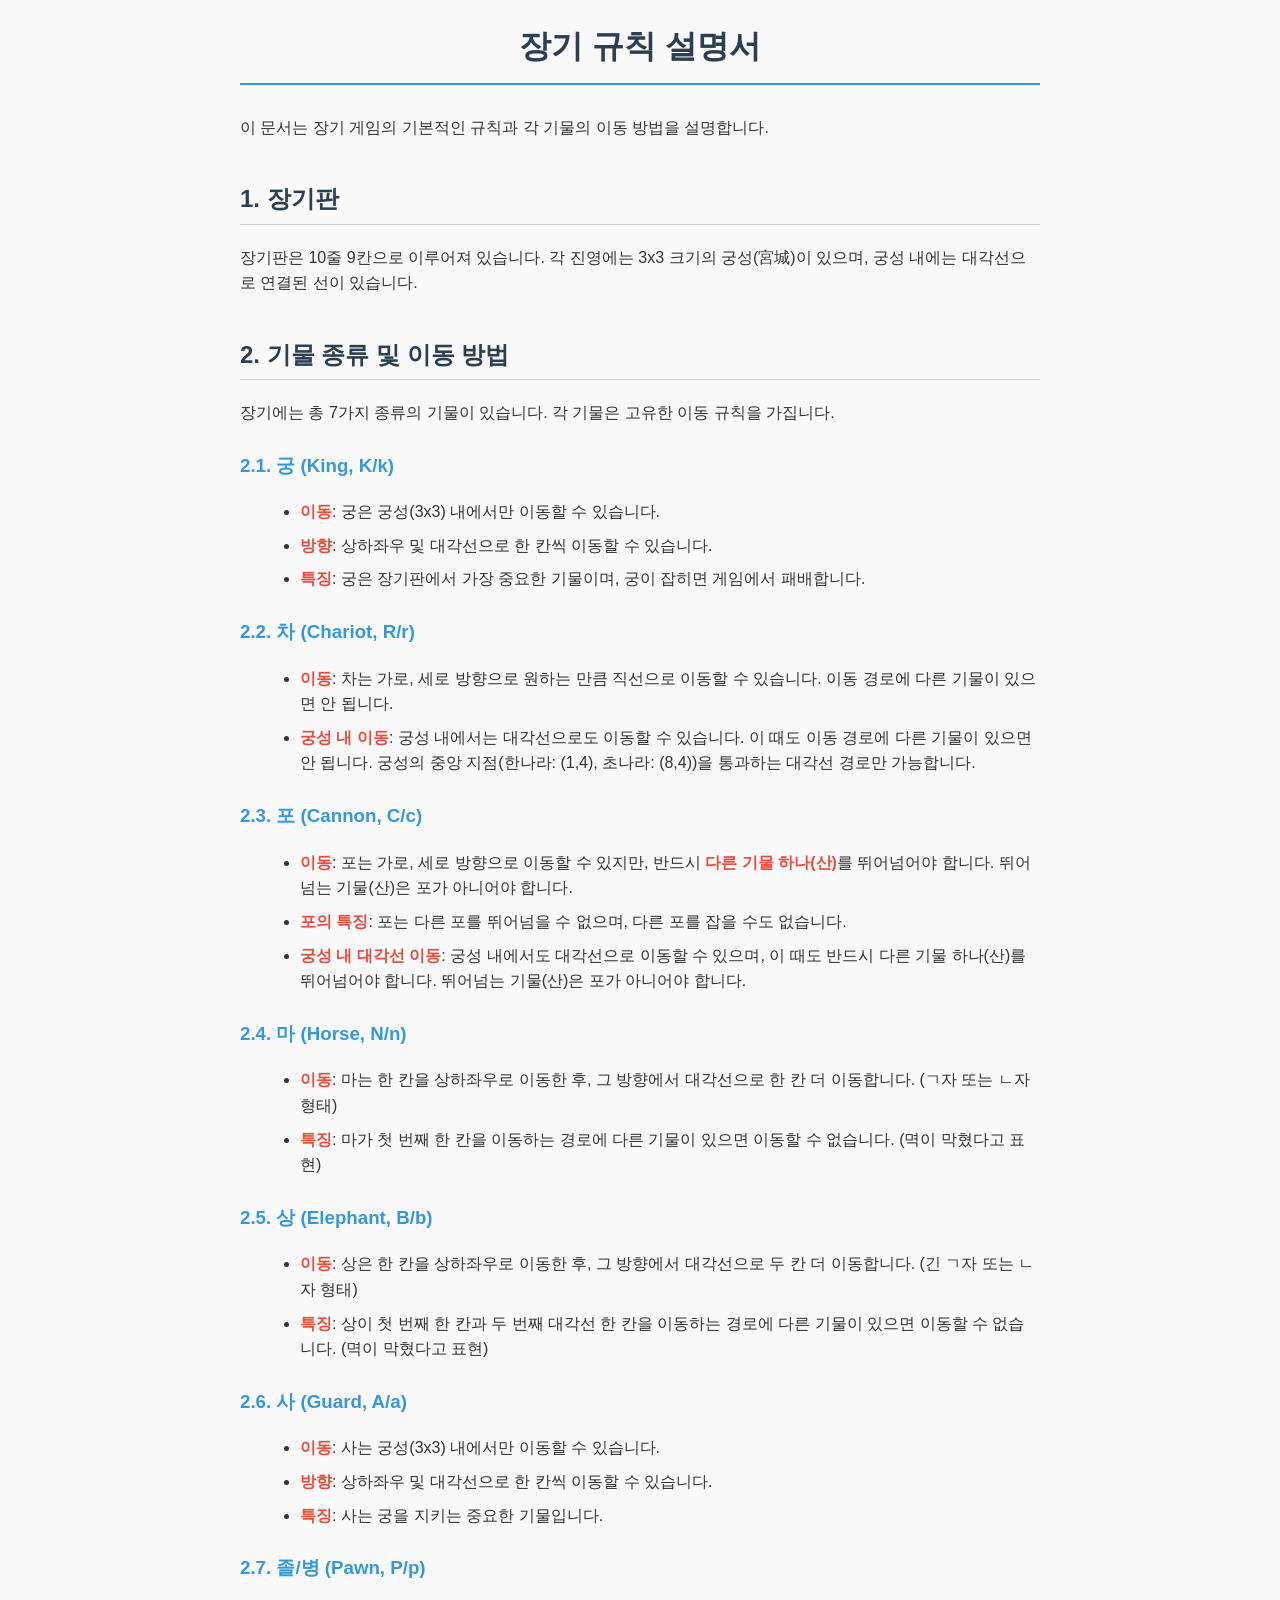
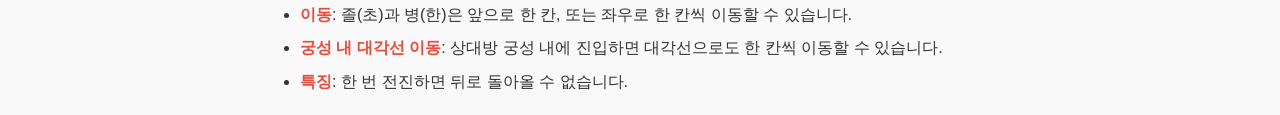
<file: janggi_rules.html>
<!DOCTYPE html>
<html lang="ko">
<head>
    <meta charset="UTF-8">
    <meta name="viewport" content="width=device-width, initial-scale=1.0">
    <title>장기 규칙 설명서</title>
    <style>
        body {
            font-family: 'Malgun Gothic', 'Apple SD Gothic Neo', sans-serif;
            line-height: 1.6;
            color: #333;
            max-width: 800px;
            margin: 20px auto;
            padding: 0 15px;
            background-color: #f9f9f9;
        }
        h1, h2, h3 {
            color: #2c3e50;
        }
        h1 {
            text-align: center;
            border-bottom: 2px solid #3498db;
            padding-bottom: 10px;
            margin-bottom: 30px;
        }
        h2 {
            border-bottom: 1px solid #ccc;
            padding-bottom: 5px;
            margin-top: 40px;
        }
        h3 {
            margin-top: 25px;
            color: #3498db;
        }
        ul {
            list-style-type: disc;
            margin-left: 20px;
        }
        li {
            margin-bottom: 8px;
        }
        strong {
            color: #e74c3c;
        }
        .note {
            background-color: #ecf0f1;
            border-left: 4px solid #3498db;
            padding: 10px 15px;
            margin: 20px 0;
            border-radius: 4px;
        }
    </style>
</head>
<body>
    <h1>장기 규칙 설명서</h1>

    <p>이 문서는 장기 게임의 기본적인 규칙과 각 기물의 이동 방법을 설명합니다.</p>

    <h2>1. 장기판</h2>
    <p>장기판은 10줄 9칸으로 이루어져 있습니다. 각 진영에는 3x3 크기의 궁성(宮城)이 있으며, 궁성 내에는 대각선으로 연결된 선이 있습니다.</p>

    <h2>2. 기물 종류 및 이동 방법</h2>
    <p>장기에는 총 7가지 종류의 기물이 있습니다. 각 기물은 고유한 이동 규칙을 가집니다.</p>

    <h3>2.1. 궁 (King, K/k)</h3>
    <ul>
        <li><strong>이동</strong>: 궁은 궁성(3x3) 내에서만 이동할 수 있습니다.</li>
        <li><strong>방향</strong>: 상하좌우 및 대각선으로 한 칸씩 이동할 수 있습니다.</li>
        <li><strong>특징</strong>: 궁은 장기판에서 가장 중요한 기물이며, 궁이 잡히면 게임에서 패배합니다.</li>
    </ul>

    <h3>2.2. 차 (Chariot, R/r)</h3>
    <ul>
        <li><strong>이동</strong>: 차는 가로, 세로 방향으로 원하는 만큼 직선으로 이동할 수 있습니다. 이동 경로에 다른 기물이 있으면 안 됩니다.</li>
        <li><strong>궁성 내 이동</strong>: 궁성 내에서는 대각선으로도 이동할 수 있습니다. 이 때도 이동 경로에 다른 기물이 있으면 안 됩니다. 궁성의 중앙 지점(한나라: (1,4), 초나라: (8,4))을 통과하는 대각선 경로만 가능합니다.</li>
    </ul>

    <h3>2.3. 포 (Cannon, C/c)</h3>
    <ul>
        <li><strong>이동</strong>: 포는 가로, 세로 방향으로 이동할 수 있지만, 반드시 <strong>다른 기물 하나(산)</strong>를 뛰어넘어야 합니다. 뛰어넘는 기물(산)은 포가 아니어야 합니다.</li>
        <li><strong>포의 특징</strong>: 포는 다른 포를 뛰어넘을 수 없으며, 다른 포를 잡을 수도 없습니다.</li>
        <li><strong>궁성 내 대각선 이동</strong>: 궁성 내에서도 대각선으로 이동할 수 있으며, 이 때도 반드시 다른 기물 하나(산)를 뛰어넘어야 합니다. 뛰어넘는 기물(산)은 포가 아니어야 합니다.</li>
    </ul>

    <h3>2.4. 마 (Horse, N/n)</h3>
    <ul>
        <li><strong>이동</strong>: 마는 한 칸을 상하좌우로 이동한 후, 그 방향에서 대각선으로 한 칸 더 이동합니다. (ㄱ자 또는 ㄴ자 형태)</li>
        <li><strong>특징</strong>: 마가 첫 번째 한 칸을 이동하는 경로에 다른 기물이 있으면 이동할 수 없습니다. (멱이 막혔다고 표현)</li>
    </ul>

    <h3>2.5. 상 (Elephant, B/b)</h3>
    <ul>
        <li><strong>이동</strong>: 상은 한 칸을 상하좌우로 이동한 후, 그 방향에서 대각선으로 두 칸 더 이동합니다. (긴 ㄱ자 또는 ㄴ자 형태)</li>
        <li><strong>특징</strong>: 상이 첫 번째 한 칸과 두 번째 대각선 한 칸을 이동하는 경로에 다른 기물이 있으면 이동할 수 없습니다. (멱이 막혔다고 표현)</li>
    </ul>

    <h3>2.6. 사 (Guard, A/a)</h3>
    <ul>
        <li><strong>이동</strong>: 사는 궁성(3x3) 내에서만 이동할 수 있습니다.</li>
        <li><strong>방향</strong>: 상하좌우 및 대각선으로 한 칸씩 이동할 수 있습니다.</li>
        <li><strong>특징</strong>: 사는 궁을 지키는 중요한 기물입니다.</li>
    </ul>

    <h3>2.7. 졸/병 (Pawn, P/p)</h3>
    <ul>
        <li><strong>이동</strong>: 졸(초)과 병(한)은 앞으로 한 칸, 또는 좌우로 한 칸씩 이동할 수 있습니다.</li>
        <li><strong>궁성 내 대각선 이동</strong>: 상대방 궁성 내에 진입하면 대각선으로도 한 칸씩 이동할 수 있습니다.</li>
        <li><strong>특징</strong>: 한 번 전진하면 뒤로 돌아올 수 없습니다.</li>
    </ul>
</body>
</html>
</file>
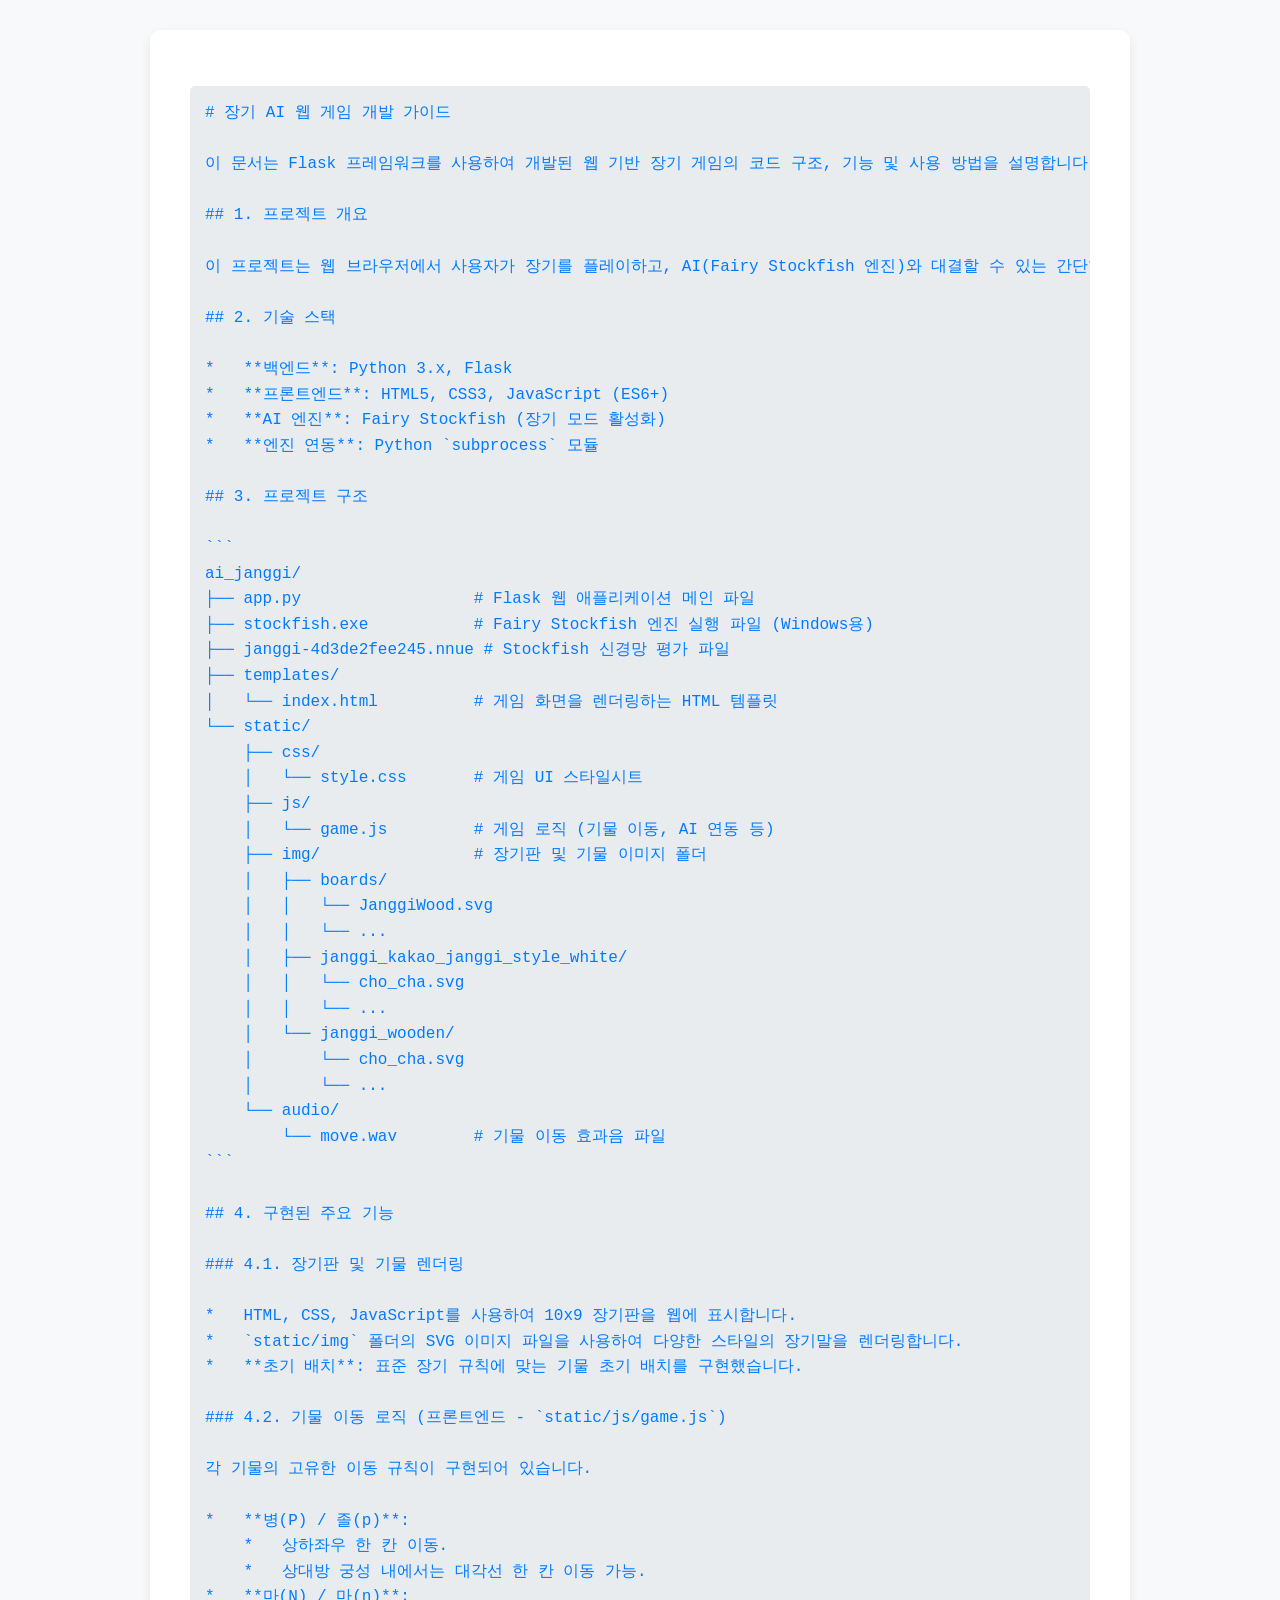
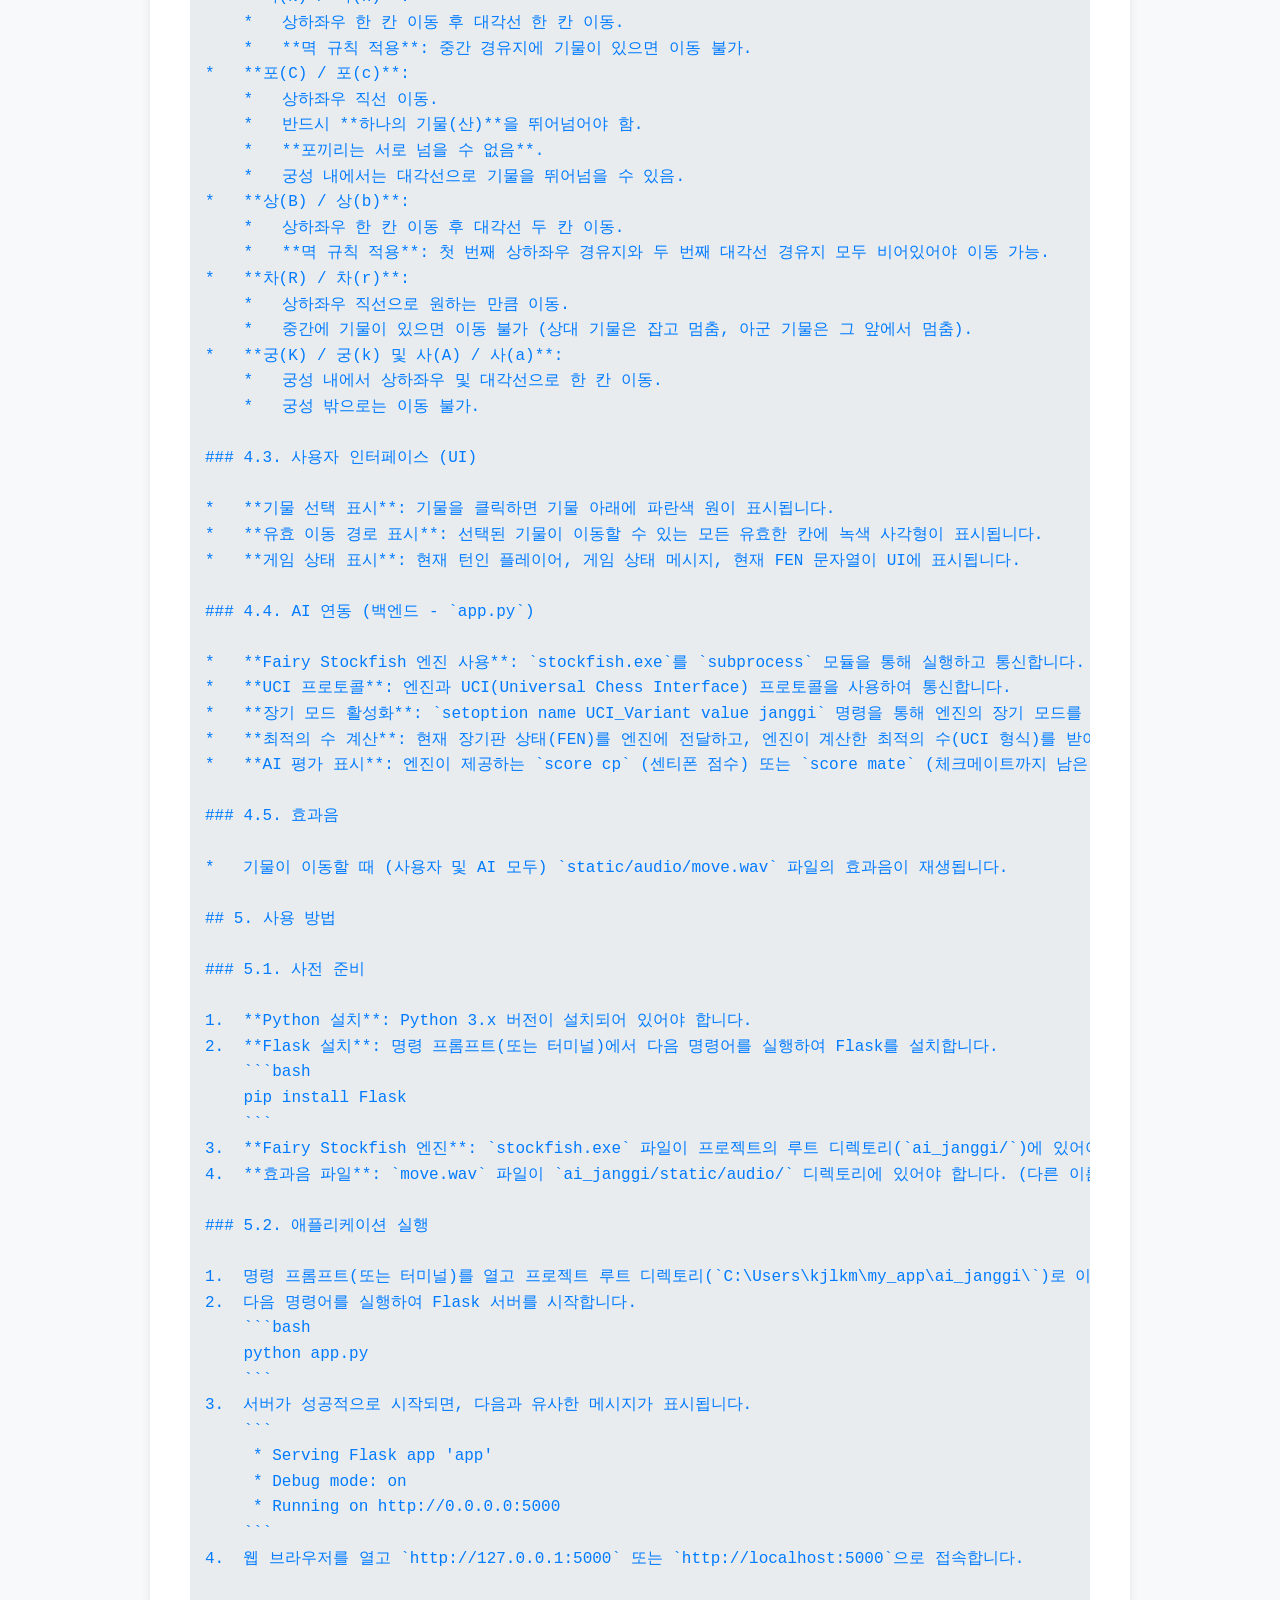
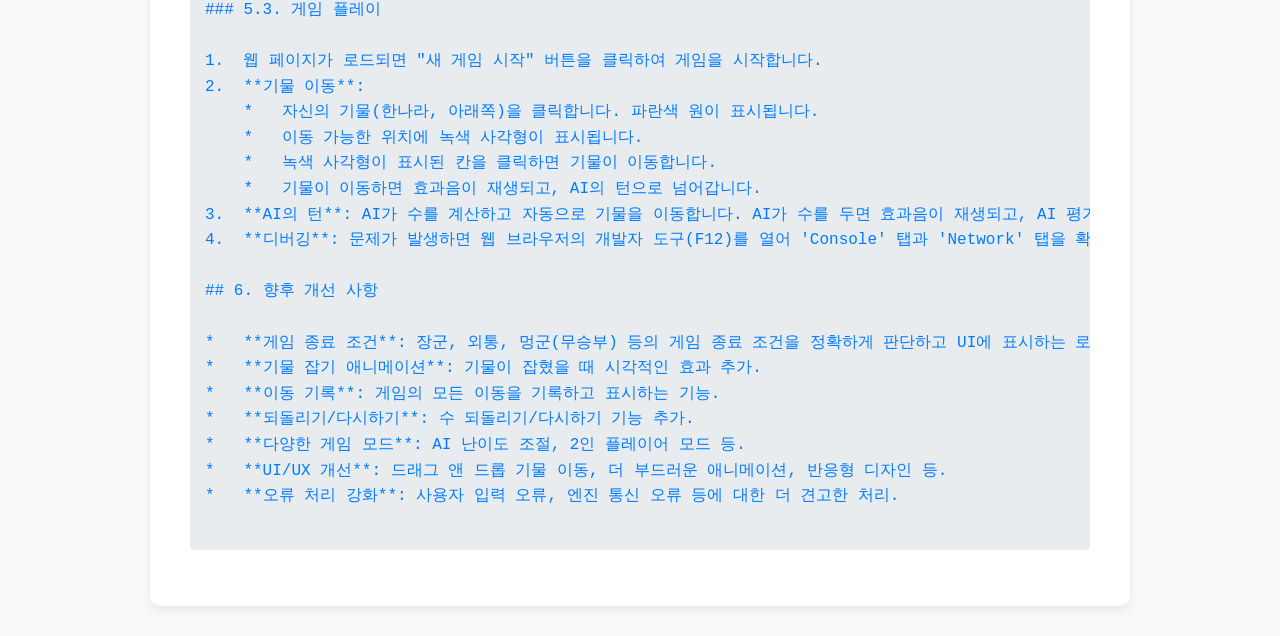
<file: templates/documentation.html>
<!DOCTYPE html>
<html lang="ko">
<head>
    <meta charset="UTF-8">
    <meta name="viewport" content="width=device-width, initial-scale=1.0">
    <title>장기 AI 웹 게임 설명서</title>
    <style>
        body {
            font-family: 'Malgun Gothic', '맑은 고딕', sans-serif;
            line-height: 1.6;
            margin: 20px;
            background-color: #f8f9fa;
            color: #343a40;
            font-size: 16px;
        }
        .container {
            max-width: 900px;
            margin: 30px auto;
            background: #ffffff;
            padding: 40px;
            border-radius: 10px;
            box-shadow: 0 4px 12px rgba(0,0,0,0.08);
        }
        h1, h2, h3, h4, h5, h6 {
            color: #2c3e50;
            border-bottom: 1px solid #dee2e6;
            padding-bottom: 8px;
            margin-top: 35px;
            margin-bottom: 20px;
        }
        h1 { font-size: 2.2em; }
        h2 { font-size: 1.8em; }
        h3 { font-size: 1.4em; }
        pre {
            background-color: #e9ecef;
            padding: 15px;
            border-radius: 5px;
            overflow-x: auto;
            font-family: 'Consolas', 'Courier New', monospace;
            color: #007bff;
        }
        code {
            background-color: #e9ecef;
            padding: 2px 4px;
            border-radius: 3px;
            font-family: 'Consolas', 'Courier New', monospace;
            color: #007bff;
        }
        ul {
            list-style-type: disc;
            margin-left: 25px;
            margin-bottom: 15px;
        }
        strong { color: #c0392b; }
    </style>
</head>
<body>
    <div class="container">
        <pre>
# 장기 AI 웹 게임 개발 가이드

이 문서는 Flask 프레임워크를 사용하여 개발된 웹 기반 장기 게임의 코드 구조, 기능 및 사용 방법을 설명합니다.

## 1. 프로젝트 개요

이 프로젝트는 웹 브라우저에서 사용자가 장기를 플레이하고, AI(Fairy Stockfish 엔진)와 대결할 수 있는 간단한 장기 게임을 구현하는 것을 목표로 합니다. 장기 규칙에 맞는 기물 이동 로직과 AI 연동이 핵심 기능입니다.

## 2. 기술 스택

*   **백엔드**: Python 3.x, Flask
*   **프론트엔드**: HTML5, CSS3, JavaScript (ES6+)
*   **AI 엔진**: Fairy Stockfish (장기 모드 활성화)
*   **엔진 연동**: Python `subprocess` 모듈

## 3. 프로젝트 구조

```
ai_janggi/
├── app.py                  # Flask 웹 애플리케이션 메인 파일
├── stockfish.exe           # Fairy Stockfish 엔진 실행 파일 (Windows용)
├── janggi-4d3de2fee245.nnue # Stockfish 신경망 평가 파일
├── templates/
│   └── index.html          # 게임 화면을 렌더링하는 HTML 템플릿
└── static/
    ├── css/
    │   └── style.css       # 게임 UI 스타일시트
    ├── js/
    │   └── game.js         # 게임 로직 (기물 이동, AI 연동 등)
    ├── img/                # 장기판 및 기물 이미지 폴더
    │   ├── boards/
    │   │   └── JanggiWood.svg
    │   │   └── ...
    │   ├── janggi_kakao_janggi_style_white/
    │   │   └── cho_cha.svg
    │   │   └── ...
    │   └── janggi_wooden/
    │       └── cho_cha.svg
    │       └── ...
    └── audio/
        └── move.wav        # 기물 이동 효과음 파일
```

## 4. 구현된 주요 기능

### 4.1. 장기판 및 기물 렌더링

*   HTML, CSS, JavaScript를 사용하여 10x9 장기판을 웹에 표시합니다.
*   `static/img` 폴더의 SVG 이미지 파일을 사용하여 다양한 스타일의 장기말을 렌더링합니다.
*   **초기 배치**: 표준 장기 규칙에 맞는 기물 초기 배치를 구현했습니다.

### 4.2. 기물 이동 로직 (프론트엔드 - `static/js/game.js`)

각 기물의 고유한 이동 규칙이 구현되어 있습니다.

*   **병(P) / 졸(p)**:
    *   상하좌우 한 칸 이동.
    *   상대방 궁성 내에서는 대각선 한 칸 이동 가능.
*   **마(N) / 마(n)**:
    *   상하좌우 한 칸 이동 후 대각선 한 칸 이동.
    *   **멱 규칙 적용**: 중간 경유지에 기물이 있으면 이동 불가.
*   **포(C) / 포(c)**:
    *   상하좌우 직선 이동.
    *   반드시 **하나의 기물(산)**을 뛰어넘어야 함.
    *   **포끼리는 서로 넘을 수 없음**.
    *   궁성 내에서는 대각선으로 기물을 뛰어넘을 수 있음.
*   **상(B) / 상(b)**:
    *   상하좌우 한 칸 이동 후 대각선 두 칸 이동.
    *   **멱 규칙 적용**: 첫 번째 상하좌우 경유지와 두 번째 대각선 경유지 모두 비어있어야 이동 가능.
*   **차(R) / 차(r)**:
    *   상하좌우 직선으로 원하는 만큼 이동.
    *   중간에 기물이 있으면 이동 불가 (상대 기물은 잡고 멈춤, 아군 기물은 그 앞에서 멈춤).
*   **궁(K) / 궁(k) 및 사(A) / 사(a)**:
    *   궁성 내에서 상하좌우 및 대각선으로 한 칸 이동.
    *   궁성 밖으로는 이동 불가.

### 4.3. 사용자 인터페이스 (UI)

*   **기물 선택 표시**: 기물을 클릭하면 기물 아래에 파란색 원이 표시됩니다.
*   **유효 이동 경로 표시**: 선택된 기물이 이동할 수 있는 모든 유효한 칸에 녹색 사각형이 표시됩니다.
*   **게임 상태 표시**: 현재 턴인 플레이어, 게임 상태 메시지, 현재 FEN 문자열이 UI에 표시됩니다.

### 4.4. AI 연동 (백엔드 - `app.py`)

*   **Fairy Stockfish 엔진 사용**: `stockfish.exe`를 `subprocess` 모듈을 통해 실행하고 통신합니다.
*   **UCI 프로토콜**: 엔진과 UCI(Universal Chess Interface) 프로토콜을 사용하여 통신합니다.
*   **장기 모드 활성화**: `setoption name UCI_Variant value janggi` 명령을 통해 엔진의 장기 모드를 확실하게 활성화합니다.
*   **최적의 수 계산**: 현재 장기판 상태(FEN)를 엔진에 전달하고, 엔진이 계산한 최적의 수(UCI 형식)를 받아옵니다.
*   **AI 평가 표시**: 엔진이 제공하는 `score cp` (센티폰 점수) 또는 `score mate` (체크메이트까지 남은 수) 정보를 파싱하여 프론트엔드로 전달하고 UI에 표시합니다.

### 4.5. 효과음

*   기물이 이동할 때 (사용자 및 AI 모두) `static/audio/move.wav` 파일의 효과음이 재생됩니다.

## 5. 사용 방법

### 5.1. 사전 준비

1.  **Python 설치**: Python 3.x 버전이 설치되어 있어야 합니다.
2.  **Flask 설치**: 명령 프롬프트(또는 터미널)에서 다음 명령어를 실행하여 Flask를 설치합니다.
    ```bash
    pip install Flask
    ```
3.  **Fairy Stockfish 엔진**: `stockfish.exe` 파일이 프로젝트의 루트 디렉토리(`ai_janggi/`)에 있어야 합니다. (Windows 기준)
4.  **효과음 파일**: `move.wav` 파일이 `ai_janggi/static/audio/` 디렉토리에 있어야 합니다. (다른 이름이나 형식이라면 `static/js/game.js` 파일의 `moveSound` 경로를 수정해야 합니다.)

### 5.2. 애플리케이션 실행

1.  명령 프롬프트(또는 터미널)를 열고 프로젝트 루트 디렉토리(`C:\Users\kjlkm\my_app\ai_janggi\`)로 이동합니다.
2.  다음 명령어를 실행하여 Flask 서버를 시작합니다.
    ```bash
    python app.py
    ```
3.  서버가 성공적으로 시작되면, 다음과 유사한 메시지가 표시됩니다.
    ```
     * Serving Flask app 'app'
     * Debug mode: on
     * Running on http://0.0.0.0:5000
    ```
4.  웹 브라우저를 열고 `http://127.0.0.1:5000` 또는 `http://localhost:5000`으로 접속합니다.

### 5.3. 게임 플레이

1.  웹 페이지가 로드되면 "새 게임 시작" 버튼을 클릭하여 게임을 시작합니다.
2.  **기물 이동**:
    *   자신의 기물(한나라, 아래쪽)을 클릭합니다. 파란색 원이 표시됩니다.
    *   이동 가능한 위치에 녹색 사각형이 표시됩니다.
    *   녹색 사각형이 표시된 칸을 클릭하면 기물이 이동합니다.
    *   기물이 이동하면 효과음이 재생되고, AI의 턴으로 넘어갑니다.
3.  **AI의 턴**: AI가 수를 계산하고 자동으로 기물을 이동합니다. AI가 수를 두면 효과음이 재생되고, AI 평가(점수/메이트)가 UI에 표시됩니다.
4.  **디버깅**: 문제가 발생하면 웹 브라우저의 개발자 도구(F12)를 열어 'Console' 탭과 'Network' 탭을 확인하면 유용한 정보를 얻을 수 있습니다. Flask 서버의 터미널 출력도 확인하세요.

## 6. 향후 개선 사항

*   **게임 종료 조건**: 장군, 외통, 멍군(무승부) 등의 게임 종료 조건을 정확하게 판단하고 UI에 표시하는 로직 추가.
*   **기물 잡기 애니메이션**: 기물이 잡혔을 때 시각적인 효과 추가.
*   **이동 기록**: 게임의 모든 이동을 기록하고 표시하는 기능.
*   **되돌리기/다시하기**: 수 되돌리기/다시하기 기능 추가.
*   **다양한 게임 모드**: AI 난이도 조절, 2인 플레이어 모드 등.
*   **UI/UX 개선**: 드래그 앤 드롭 기물 이동, 더 부드러운 애니메이션, 반응형 디자인 등.
*   **오류 처리 강화**: 사용자 입력 오류, 엔진 통신 오류 등에 대한 더 견고한 처리.
        </pre>
    </div>
</body>
</html>
</file>
